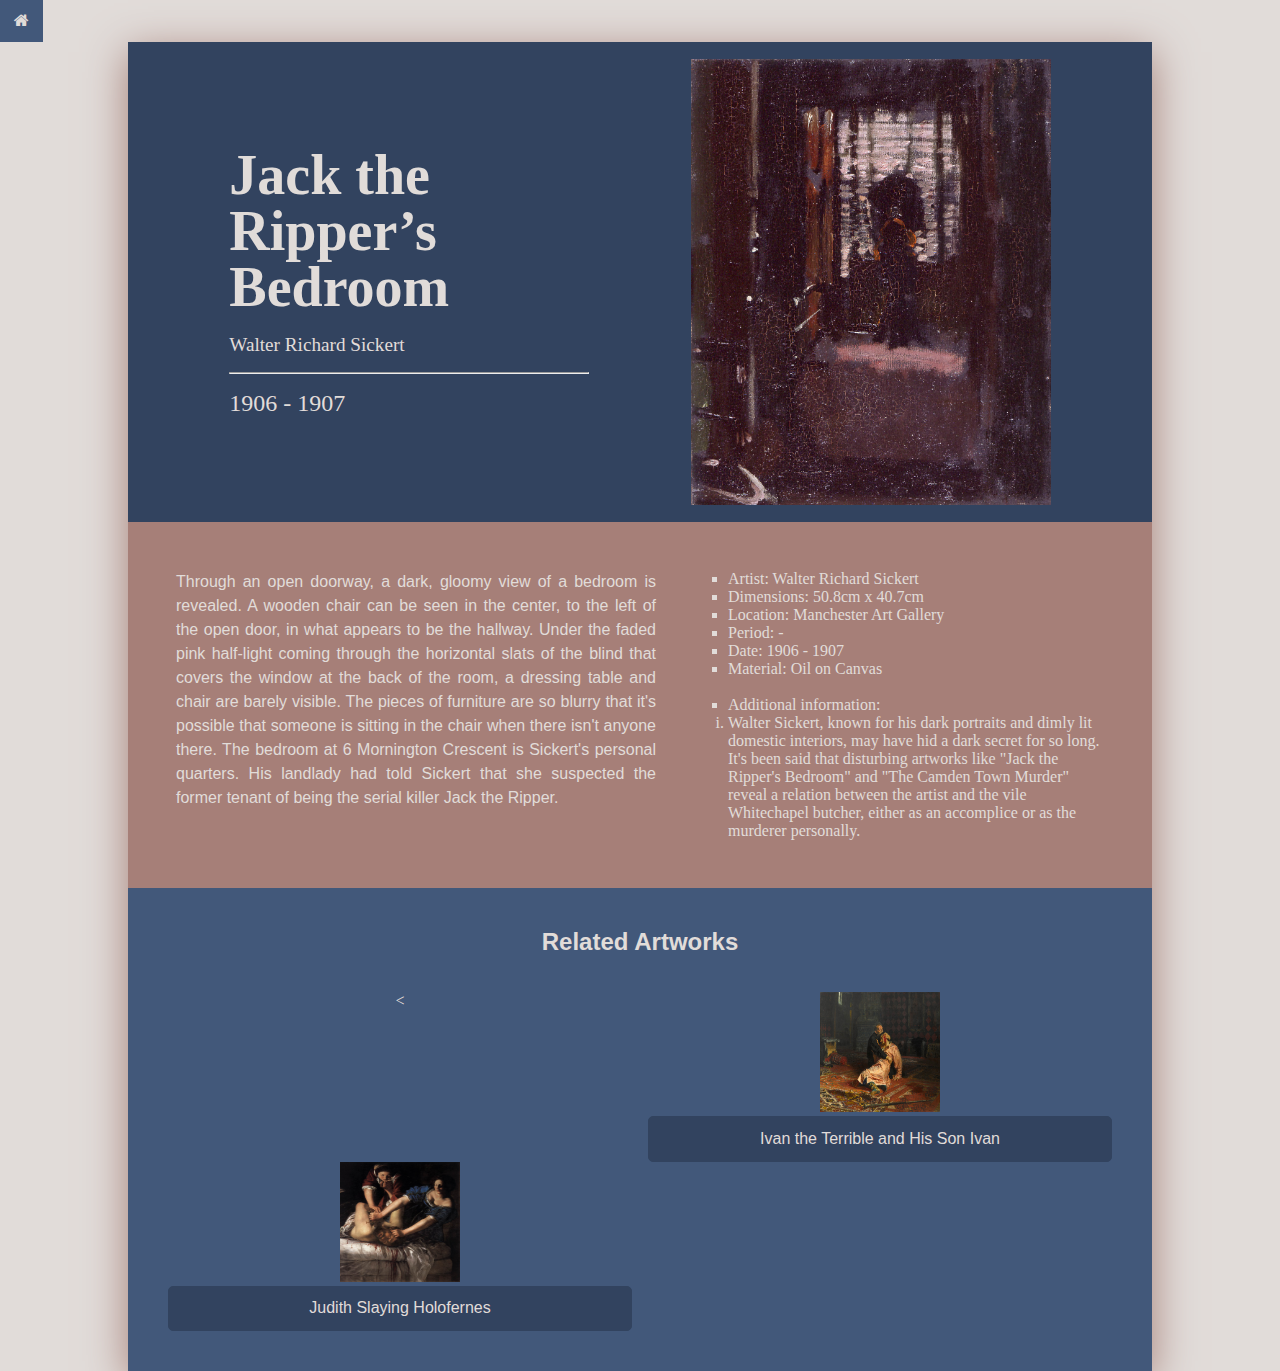
<file: content/jack.html>
<!DOCTYPE html>
<html lang="en">
  <head>
    <meta charset="UTF-8" />
    <meta http-equiv="X-UA-Compatible" content="IE=edge" />
    <meta name="viewport" content="width=device-width, initial-scale=1.0" />
    <link
      rel="stylesheet"
      href="https://cdnjs.cloudflare.com/ajax/libs/font-awesome/4.7.0/css/font-awesome.min.css"
    />
    <link href="../styles.css" rel="stylesheet" />
    <title>Jack the Ripper’s Bedroom</title>
  </head>
  <body>
    <nav class="topnav">
      <a href="/index.html" class="home">
        <button class="btn"><i class="fa fa-home"></i></button>
      </a>
    </nav>
    <div id="main">
      <div id="cover">
        <div id="div-title">
          <h1 id="title">Jack the Ripper’s Bedroom</h1>
          <p id="subtitle">Walter Richard Sickert</p>
          <p></p>
          <hr class="hr-1" />
          <p class="important-text">1906 - 1907</p>
        </div>
        <div id="img-div">
          <img id="image" src="../img/8.jpg" alt="gloomy view of a bedroom" />
        </div>
      </div>

      <div id="artwork-info">
        <div id="descrip">
          <p class="paragraph">
            Through an open doorway, a dark, gloomy view of a bedroom is
            revealed. A wooden chair can be seen in the center, to the left of
            the open door, in what appears to be the hallway. Under the faded
            pink half-light coming through the horizontal slats of the blind
            that covers the window at the back of the room, a dressing table and
            chair are barely visible. The pieces of furniture are so blurry that
            it's possible that someone is sitting in the chair when there isn't
            anyone there. The bedroom at 6 Mornington Crescent is Sickert's
            personal quarters. His landlady had told Sickert that she suspected
            the former tenant of being the serial killer Jack the Ripper.
          </p>
          <br />
        </div>
        <hr class="hr-2" />
        <div id="details">
          <ul class="artwork-details">
            <li>Artist: Walter Richard Sickert</li>
            <li>Dimensions: 50.8cm x 40.7cm</li>
            <li>Location: Manchester Art Gallery</li>
            <li>Period: -</li>
            <li>Date: 1906 - 1907</li>
            <li>Material: Oil on Canvas</li>
            <br />
            <li>
              Additional information:

              <ul class="artwork-info">
                <li>
                  Walter Sickert, known for his dark portraits and dimly lit
                  domestic interiors, may have hid a dark secret for so long.
                  It's been said that disturbing artworks like "Jack the
                  Ripper's Bedroom" and "The Camden Town Murder" reveal a
                  relation between the artist and the vile Whitechapel butcher,
                  either as an accomplice or as the murderer personally.
                </li>
              </ul>
            </li>
          </ul>
        </div>
      </div>

      <div id="links">
        <h4>Related Artworks</h4>
        <ul class="related">
          <
          <li class="related-artwork">
            <img
              src="../img/1.jpg"
              alt="A man holding his son after he caused his death"
              width="120px"
              height="120px"
            />
            <a href="/content/ivan.html" class="related-link"
              >Ivan the Terrible and His Son Ivan</a
            >
          </li>
          <li class="related-artwork">
            <img
              src="../img/11.jpg"
              alt="A women slaying a man with help of her maid"
              width="120px"
              height="120px"
            />
            <a href="/content/judith.html" class="related-link"
              >Judith Slaying Holofernes</a
            >
          </li>
        </ul>
      </div>
    </div>
  </body>
</html>
</file>
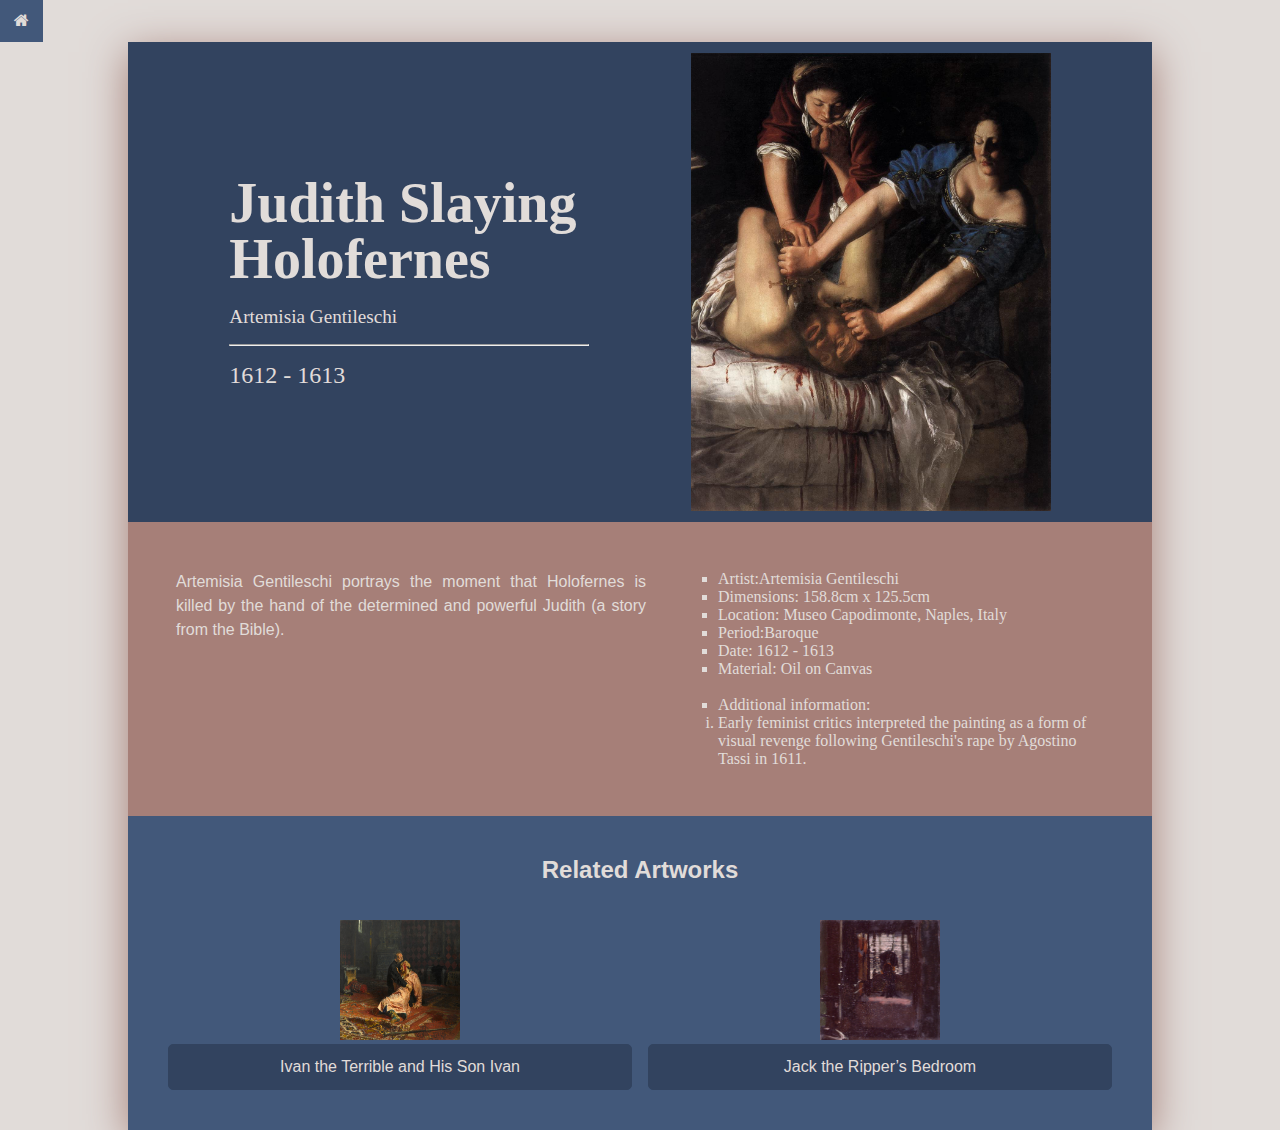
<file: content/judith.html>
<!DOCTYPE html>
<html lang="en">
  <head>
    <meta charset="UTF-8" />
    <meta http-equiv="X-UA-Compatible" content="IE=edge" />
    <meta name="viewport" content="width=device-width, initial-scale=1.0" />
    <link
      rel="stylesheet"
      href="https://cdnjs.cloudflare.com/ajax/libs/font-awesome/4.7.0/css/font-awesome.min.css"
    />
    <link href="../styles.css" rel="stylesheet" />
    <title>Judith Slaying Holofernes</title>
  </head>
  <body>
    <nav class="topnav">
      <a href="/index.html" class="home">
        <button class="btn"><i class="fa fa-home"></i></button>
      </a>
    </nav>
    <div id="main">
      <div id="cover">
        <div id="div-title">
          <h1 id="title">Judith Slaying Holofernes</h1>
          <p id="subtitle">Artemisia Gentileschi</p>
          <p></p>
          <hr class="hr-1" />
          <p class="important-text">1612 - 1613</p>
        </div>
        <div id="img-div">
          <img
            id="image"
            src="../img/11.jpg"
            alt="A women slaying a man with help of her maid"
          />
        </div>
      </div>

      <div id="artwork-info">
        <div id="descrip">
          <p class="paragraph">
            Artemisia Gentileschi portrays the moment that Holofernes is killed
            by the hand of the determined and powerful Judith (a story from the
            Bible).
          </p>
          <br />
        </div>
        <hr class="hr-2" />
        <div id="details">
          <ul class="artwork-details">
            <li>Artist:Artemisia Gentileschi</li>
            <li>Dimensions: 158.8cm x 125.5cm</li>
            <li>Location: Museo Capodimonte, Naples, Italy</li>
            <li>Period:Baroque</li>
            <li>Date: 1612 - 1613</li>
            <li>Material: Oil on Canvas</li>
            <br />
            <li>
              Additional information:
              <ul class="artwork-info">
                <li>
                  Early feminist critics interpreted the painting as a form of
                  visual revenge following Gentileschi's rape by Agostino Tassi
                  in 1611.
                </li>
              </ul>
            </li>
          </ul>
        </div>
      </div>

      <div id="links">
        <h4>Related Artworks</h4>
        <ul class="related">
          <li class="related-artwork">
            <img
              src="../img/1.jpg"
              alt="A man holding his son after he caused his death"
              width="120px"
              height="120px"
            />
            <a href="/content/ivan.html" class="related-link"
              >Ivan the Terrible and His Son Ivan</a
            >
          </li>
          <li class="related-artwork">
            <img
              src="../img/8.jpg"
              alt="gloomy view of a bedroom"
              width="120px"
              height="120px"
            />
            <a href="/content/jack.html" class="related-link"
              >Jack the Ripper’s Bedroom</a
            >
          </li>
        </ul>
      </div>
    </div>
  </body>
</html>
</file>
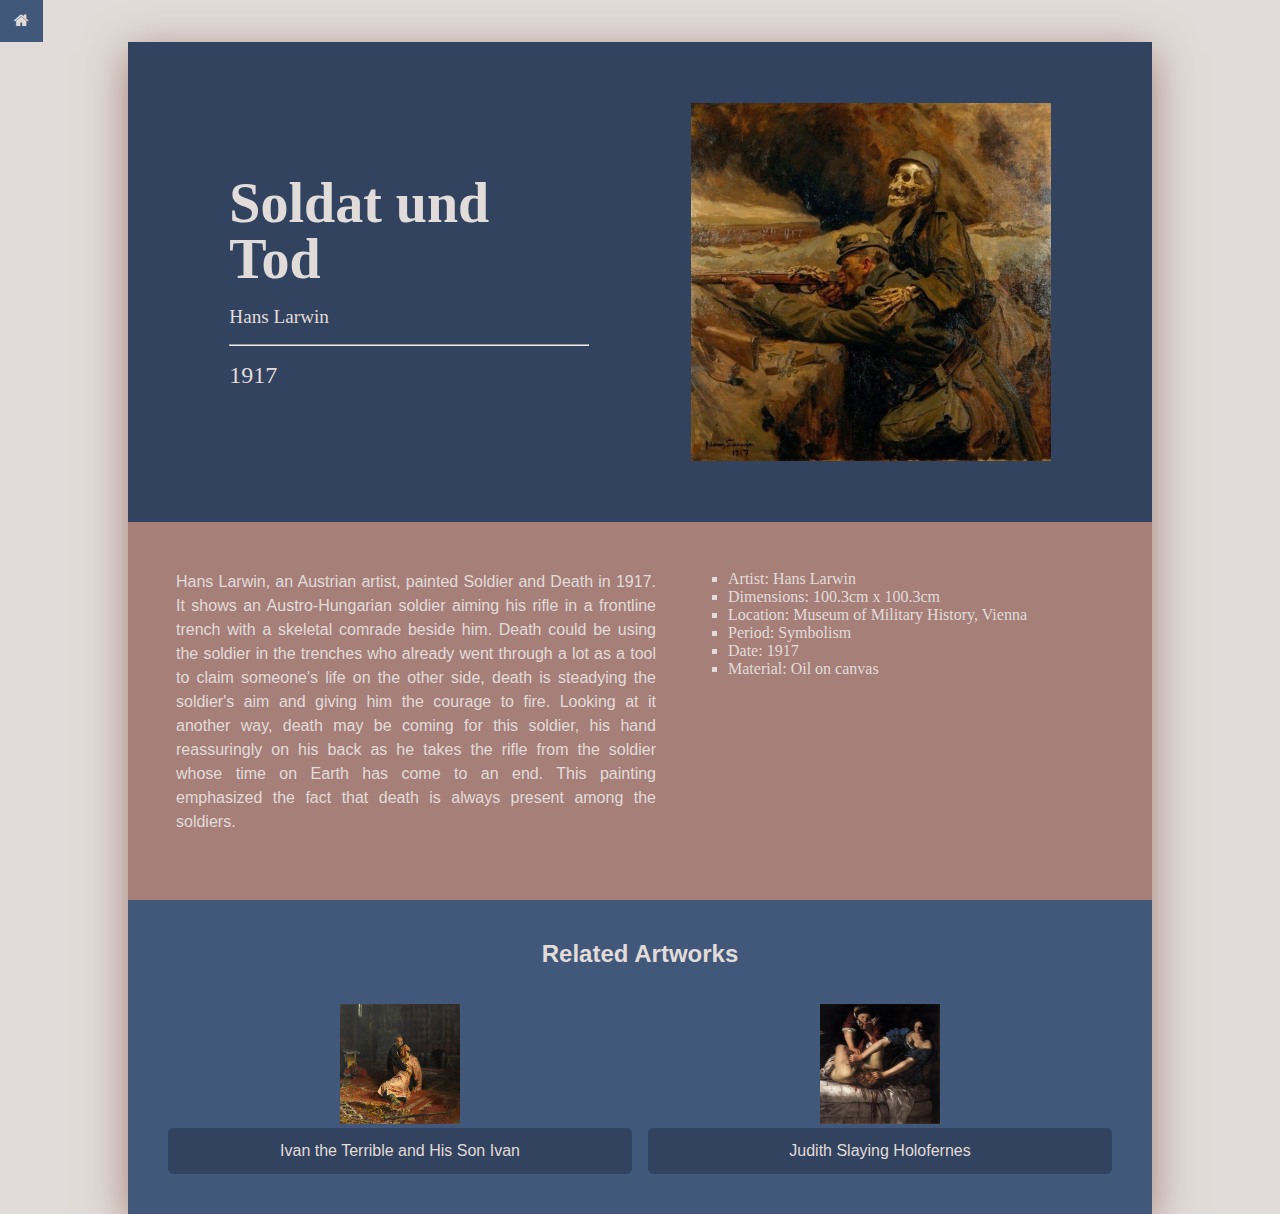
<file: content/soldat.html>
<!DOCTYPE html>
<html lang="en">
  <head>
    <meta charset="UTF-8" />
    <meta http-equiv="X-UA-Compatible" content="IE=edge" />
    <meta name="viewport" content="width=device-width, initial-scale=1.0" />
    <link
      rel="stylesheet"
      href="https://cdnjs.cloudflare.com/ajax/libs/font-awesome/4.7.0/css/font-awesome.min.css"
    />
    <link href="../styles.css" rel="stylesheet" />
    <title>Soldat und Tod</title>
  </head>
  <body>
    <nav class="topnav">
      <a href="/index.html" class="home">
        <button class="btn"><i class="fa fa-home"></i></button>
      </a>
    </nav>
    <div id="main">
      <div id="cover">
        <div id="div-title">
          <h1 id="title">Soldat und Tod</h1>
          <p id="subtitle">Hans Larwin</p>
          <p></p>
          <hr class="hr-1" />
          <p class="important-text">1917</p>
        </div>
        <div id="img-div">
          <img
            id="image"
            src="../img/12.jpg"
            alt="A women floating on water with angels surrounding her"
          />
        </div>
      </div>

      <div id="artwork-info">
        <div id="descrip">
          <p class="paragraph">
            Hans Larwin, an Austrian artist, painted Soldier and Death in 1917.
            It shows an Austro-Hungarian soldier aiming his rifle in a frontline
            trench with a skeletal comrade beside him. Death could be using the
            soldier in the trenches who already went through a lot as a tool to
            claim someone's life on the other side, death is steadying the
            soldier's aim and giving him the courage to fire. Looking at it
            another way, death may be coming for this soldier, his hand
            reassuringly on his back as he takes the rifle from the soldier
            whose time on Earth has come to an end. This painting emphasized the
            fact that death is always present among the soldiers.
          </p>
          <br />
        </div>
        <hr class="hr-2" />
        <div id="details">
          <ul class="artwork-details">
            <li>Artist: Hans Larwin</li>
            <li>Dimensions: 100.3cm x 100.3cm</li>
            <li>Location: Museum of Military History, Vienna</li>
            <li>Period: Symbolism</li>
            <li>Date: 1917</li>
            <li>Material: Oil on canvas</li>
            <br />
          </ul>
        </div>
      </div>

      <div id="links">
        <h4>Related Artworks</h4>
        <ul class="related">
          <li class="related-artwork">
            <img
              src="../img/1.jpg"
              alt="A man holding his son after he caused his death"
              width="120px"
              height="120px"
            />
            <a href="/content/ivan.html" class="related-link"
              >Ivan the Terrible and His Son Ivan</a
            >
          </li>
          <li class="related-artwork">
            <img
              src="../img/11.jpg"
              alt="A women slaying a man with help of her maid"
              width="120px"
              height="120px"
            />
            <a href="/content/judith.html" class="related-link"
              >Judith Slaying Holofernes</a
            >
          </li>
        </ul>
      </div>
    </div>
  </body>
</html>
</file>
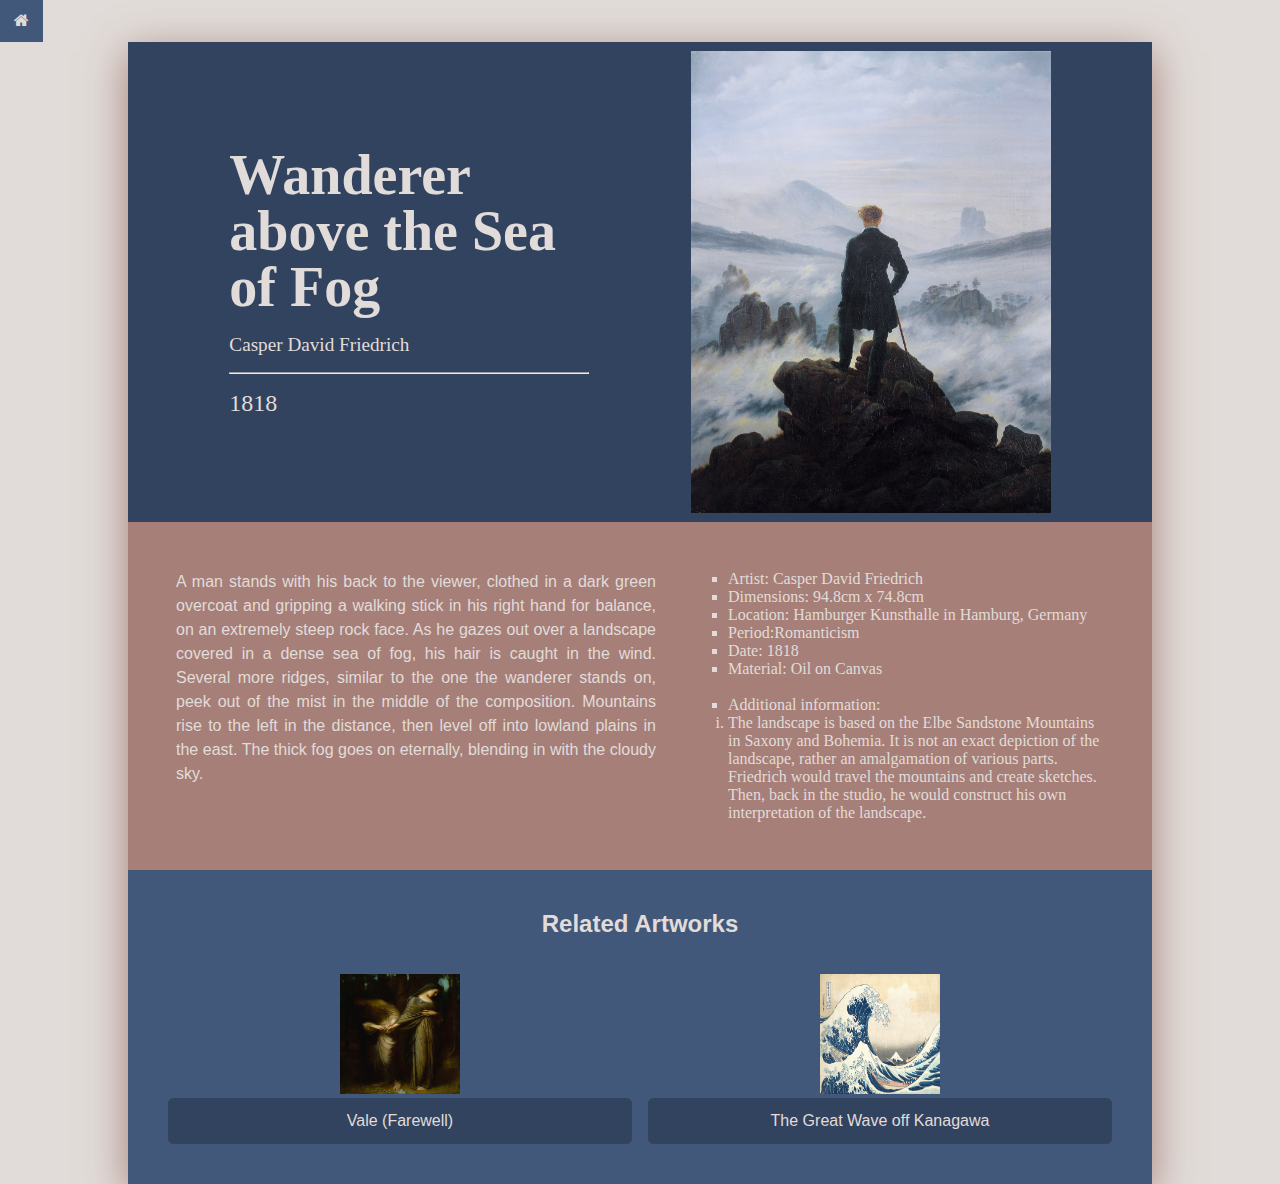
<file: content/wanderer.html>
<!DOCTYPE html>
<html lang="en">
  <head>
    <meta charset="UTF-8" />
    <meta http-equiv="X-UA-Compatible" content="IE=edge" />
    <meta name="viewport" content="width=device-width, initial-scale=1.0" />
    <link
      rel="stylesheet"
      href="https://cdnjs.cloudflare.com/ajax/libs/font-awesome/4.7.0/css/font-awesome.min.css"
    />
    <link href="../styles.css" rel="stylesheet" />
    <title>Wanderer above the Sea of Fog</title>
  </head>
  <body>
    <nav class="topnav">
      <a href="/index.html" class="home">
        <button class="btn"><i class="fa fa-home"></i></button>
      </a>
    </nav>
    <div id="main">
      <div id="cover">
        <div id="div-title">
          <h1 id="title">Wanderer above the Sea of Fog</h1>
          <p id="subtitle">Casper David Friedrich</p>
          <p></p>
          <hr class="hr-1" />
          <p class="important-text">1818</p>
        </div>
        <div id="img-div">
          <img
            id="image"
            src="../img/9.jpg"
            alt="A man gazes out over a landscape covered in fog"
          />
        </div>
      </div>

      <div id="artwork-info">
        <div id="descrip">
          <p class="paragraph">
            A man stands with his back to the viewer, clothed in a dark green
            overcoat and gripping a walking stick in his right hand for balance,
            on an extremely steep rock face. As he gazes out over a landscape
            covered in a dense sea of fog, his hair is caught in the wind.
            Several more ridges, similar to the one the wanderer stands on, peek
            out of the mist in the middle of the composition. Mountains rise to
            the left in the distance, then level off into lowland plains in the
            east. The thick fog goes on eternally, blending in with the cloudy
            sky.
          </p>
          <br />
        </div>
        <hr class="hr-2" />
        <div id="details">
          <ul class="artwork-details">
            <li>Artist: Casper David Friedrich</li>
            <li>Dimensions: 94.8cm x 74.8cm</li>
            <li>Location: Hamburger Kunsthalle in Hamburg, Germany</li>
            <li>Period:Romanticism</li>
            <li>Date: 1818</li>
            <li>Material: Oil on Canvas</li>
            <br />
            <li>
              Additional information:
              <ul class="artwork-info">
                <li>
                  The landscape is based on the Elbe Sandstone Mountains in
                  Saxony and Bohemia. It is not an exact depiction of the
                  landscape, rather an amalgamation of various parts. Friedrich
                  would travel the mountains and create sketches. Then, back in
                  the studio, he would construct his own interpretation of the
                  landscape.
                </li>
              </ul>
            </li>
          </ul>
        </div>
      </div>

      <div id="links">
        <h4>Related Artworks</h4>
        <ul class="related">
          <li class="related-artwork">
            <img
              src="../img/7.jpg"
              alt="two women in their last moments togather"
              width="120px"
              height="120px"
            />
            <a href="/content/farewell.html" class="related-link"
              >Vale (Farewell)</a
            >
          </li>
          <li class="related-artwork">
            <img
              src="../img/10.jpg"
              alt="A massive wave about to crush boats"
              width="120px"
              height="120px"
            />
            <a href="/content/wave.html" class="related-link"
              >The Great Wave off Kanagawa</a
            >
          </li>
        </ul>
      </div>
    </div>
  </body>
</html>
</file>
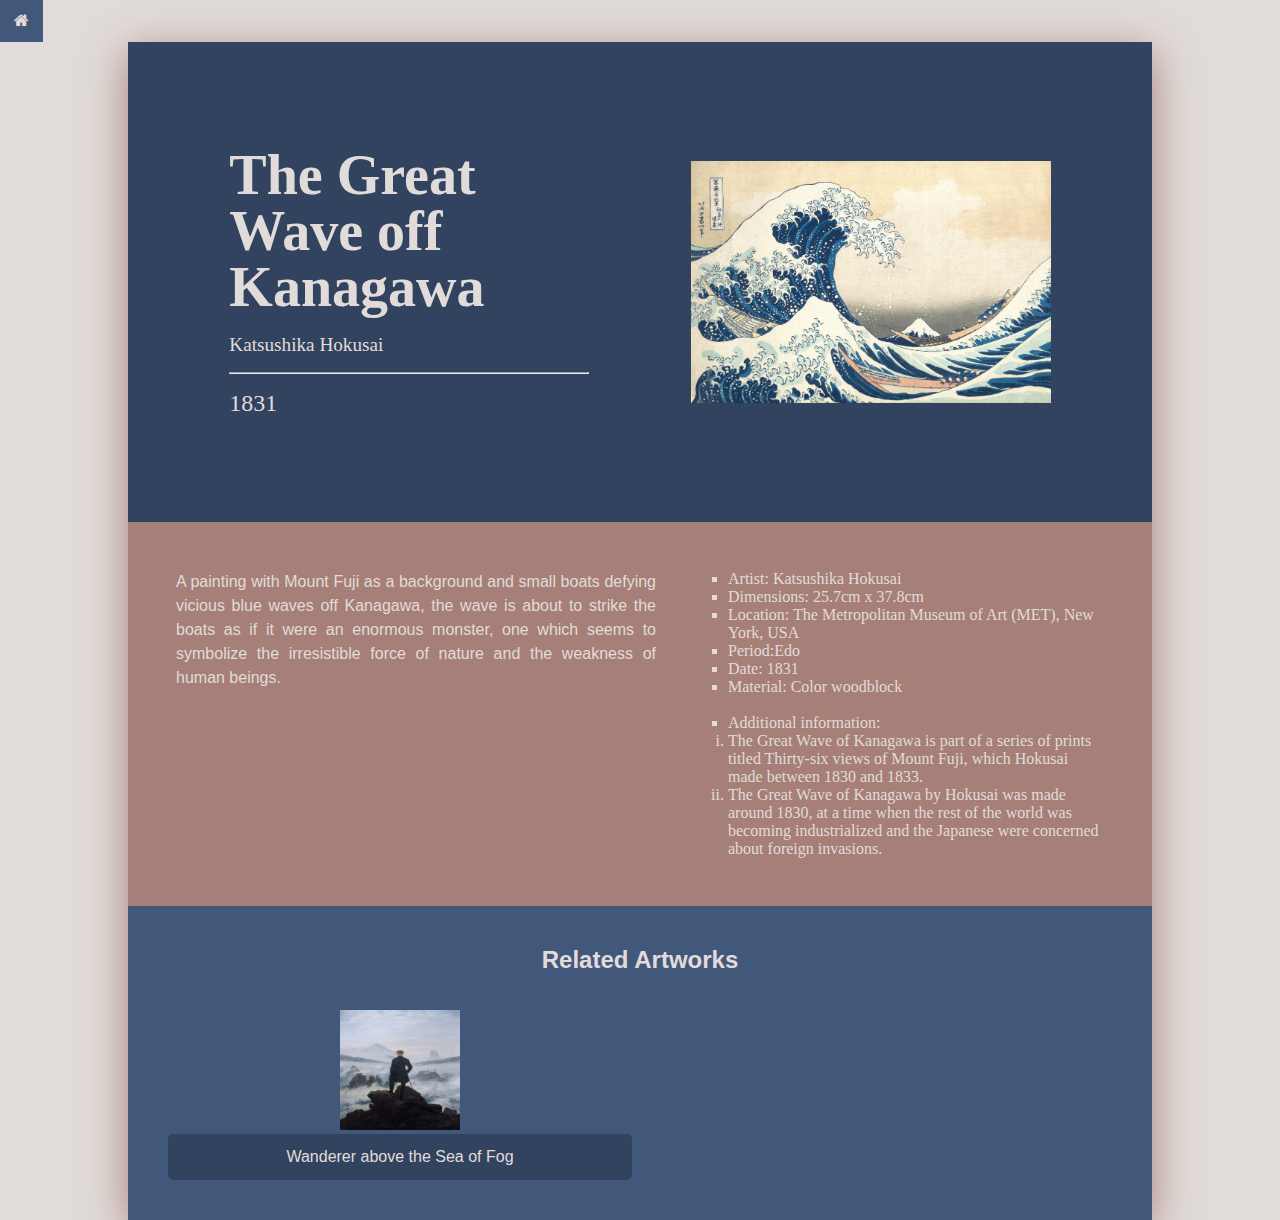
<file: content/wave.html>
<!DOCTYPE html>
<html lang="en">
  <head>
    <meta charset="UTF-8" />
    <meta http-equiv="X-UA-Compatible" content="IE=edge" />
    <meta name="viewport" content="width=device-width, initial-scale=1.0" />
    <link
      rel="stylesheet"
      href="https://cdnjs.cloudflare.com/ajax/libs/font-awesome/4.7.0/css/font-awesome.min.css"
    />
    <link href="../styles.css" rel="stylesheet" />
    <title>The Great Wave off Kanagawa</title>
  </head>
  <body>
    <nav class="topnav">
      <a href="/index.html" class="home">
        <button class="btn"><i class="fa fa-home"></i></button>
      </a>
    </nav>
    <div id="main">
      <div id="cover">
        <div id="div-title">
          <h1 id="title">The Great Wave off Kanagawa</h1>
          <p id="subtitle">Katsushika Hokusai</p>
          <p></p>
          <hr class="hr-1" />
          <p class="important-text">1831</p>
        </div>
        <div id="img-div">
          <img
            id="image"
            src="../img/10.jpg"
            alt="A massive wave about to crush boats"
          />
        </div>
      </div>

      <div id="artwork-info">
        <div id="descrip">
          <p class="paragraph">
            A painting with Mount Fuji as a background and small boats defying
            vicious blue waves off Kanagawa, the wave is about to strike the
            boats as if it were an enormous monster, one which seems to
            symbolize the irresistible force of nature and the weakness of human
            beings.
          </p>
          <br />
        </div>
        <hr class="hr-2" />
        <div id="details">
          <ul class="artwork-details">
            <li>Artist: Katsushika Hokusai</li>
            <li>Dimensions: 25.7cm x 37.8cm</li>
            <li>
              Location: The Metropolitan Museum of Art (MET), New York, USA
            </li>
            <li>Period:Edo</li>
            <li>Date: 1831</li>
            <li>Material: Color woodblock</li>
            <br />
            <li>
              Additional information:
              <ul class="artwork-info">
                <li>
                  The Great Wave of Kanagawa is part of a series of prints
                  titled Thirty-six views of Mount Fuji, which Hokusai made
                  between 1830 and 1833.
                </li>
                <li>
                  The Great Wave of Kanagawa by Hokusai was made around 1830, at
                  a time when the rest of the world was becoming industrialized
                  and the Japanese were concerned about foreign invasions.
                </li>
              </ul>
            </li>
          </ul>
        </div>
      </div>

      <div id="links">
        <h4>Related Artworks</h4>
        <ul class="related">
          <li class="related-artwork">
            <img
              src="../img/9.jpg"
              alt="A man gazes out over a landscape covered in fog"
              width="120px"
              height="120px"
            />
            <a href="/content/wanderer.html" class="related-link"
              >Wanderer above the Sea of Fog</a
            >
          </li>
        </ul>
      </div>
    </div>
  </body>
</html>
</file>
<file: styles.css>
* {
  box-sizing: border-box;
  margin: 0;
  padding: 0;
}

body {
  background: #e1dcd9;
  font-family: "Scheherazade New", serif;
}

.btn {
  position: relative;
  text-align: center;
  background-color: #32435f;
  border: none;
  color: #e1dcd9;
  padding: 12px 14px;
  font-size: 16px;
  cursor: pointer;
}

.btn:hover {
  background-color: #42587a;
}

#main {
  max-width: 80%;
  margin: auto;
  display: flex;
  flex-direction: column;
  box-shadow: 0px 10px 40px #a67f78;
}

@media (max-width: 1000px) {
  #main {
    max-width: 800px;
  }
}

@media (max-width: 800px) {
  #cover {
    flex-direction: column-reverse;
    max-height: 85vh;
  }
  #img-div {
    width: 100%;
    margin-bottom: 1.5em;
  }

  #div-title {
    width: 100%;
    text-align: center;
  }
  .hr-1 {
    display: none;
  }
}

@media (max-width: 520px) {
  #artwork-info {
    flex-direction: column;
  }
  #descrip {
    margin: 0 !important;
  }
  #details {
    margin: 1em 0 0 0;
    text-align: center;
  }
  .hr-2 {
    display: inline;
  }
  #links ul {
    grid-template-columns: 1fr;
    grid-template-rows: repeat(2, 1fr);
  }
}

#cover {
  color: #e1dcd9;
  background: #32435f;
  display: flex;
  justify-content: space-evenly;
  align-items: center;
  min-height: 480px;
}

#cover #div-title {
  flex-basis: 360px;
}

#title {
  font-size: 3.5em;
  line-height: 1em;
}

#subtitle {
  margin-top: 1em;
  font-family: "Merriweather", serif;
  font-size: 1.2em;
}

.hr-1 {
  margin: 1em 0;
}

.hr-2 {
  display: none;
}

.important-text {
  font-size: 1.5em;
}

#cover #img-div {
  flex-basis: 360px;
}

#img-div #image {
  max-width: 100%;
  height: auto;
  object-fit: cover;
  margin: auto;
  display: block;
}

#artwork-info {
  background: #a67f78;
  display: flex;
  padding: 2.5em;
  color: #e1dcd9;
}

#descrip {
  max-width: 480px;
  margin-right: 2.5em;
  margin-left: 0.5em;
}

.paragraph {
  font-family: "Roboto", sans-serif;
  padding: 0.5em 0;
  font-size: 1em;
  line-height: 1.5em;
  text-align: justify;
}

#details {
  padding: 0.5em 0;
  margin-right: 0.5em;
  margin-left: 2em;
}
.artwork-details {
  list-style: square;
}
.artwork-info {
  list-style: lower-roman;
}

#links {
  align-items: center;
  justify-content: center;
  padding: 2.5em;
  background: #42587a;
  color: #e1dcd9;
  text-align: center;
}

h4 {
  margin: 0 0 1.5em 0;
  font-family: "Roboto", sans-serif;
  font-size: 1.5em;
}
#links ul {
  display: grid;
  grid-template-columns: repeat(2, 1fr);
  column-gap: 1em;
  list-style: none;
}

#links a {
  font-family: "Roboto", sans-serif;
  color: #e1dcd9;
  text-decoration: none;
  display: block;
  padding: 0.8em 1.6em;
  border-radius: 5px;
  background: #32435f;
  border: 1px solid #32435f;
}

#links i {
  margin-right: 5px;
}

#links a:hover {
  background: none;
  color: #e1dcd9;
}
</file>
